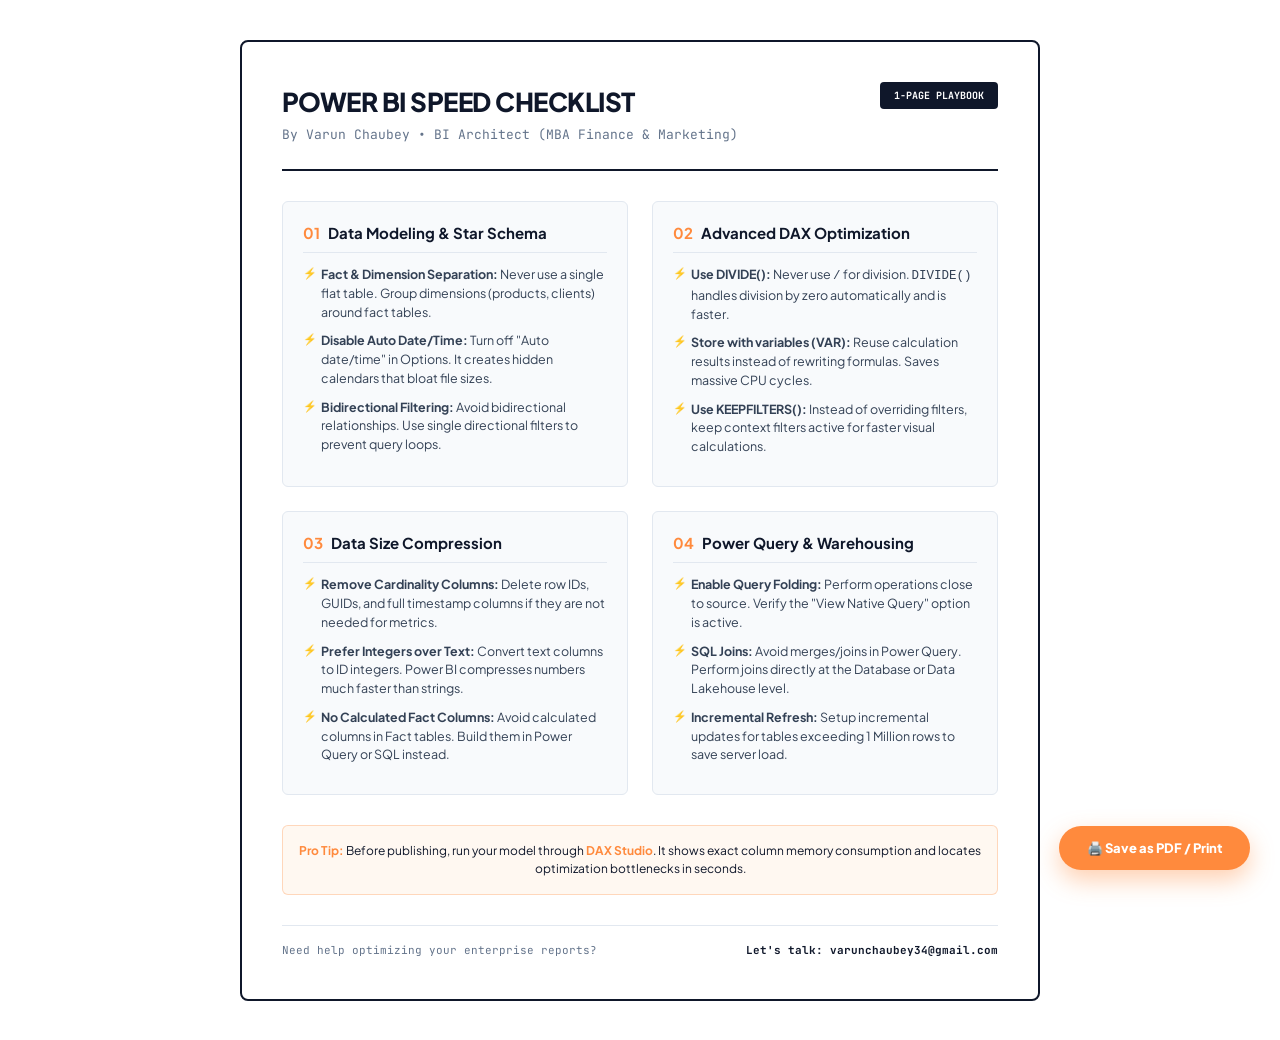
<file: checklist.html>
<!DOCTYPE html>
<html lang="en">
<head>
    <meta charset="UTF-8">
    <meta name="viewport" content="width=device-width, initial-scale=1.0">
    <title>Power BI Performance Checklist | Analyst Varun</title>
    <!-- Google Fonts -->
    <link href="https://fonts.googleapis.com/css2?family=Plus+Jakarta+Sans:wght@500;700;800&family=JetBrains+Mono:wght@500;700&display=swap" rel="stylesheet">
    <style>
        :root {
            --orange: #ff8a3d;
            --dark: #0f172a;
            --gray: #64748b;
            --light-bg: #f8fafc;
            --border: #e2e8f0;
        }
        * { box-sizing: border-box; margin: 0; padding: 0; }
        body {
            font-family: 'Plus Jakarta Sans', sans-serif;
            color: var(--dark);
            background: #fff;
            line-height: 1.5;
            padding: 40px;
        }
        .container {
            max-width: 800px;
            margin: 0 auto;
            border: 2px solid var(--dark);
            padding: 40px;
            border-radius: 8px;
            background: #fff;
            position: relative;
        }
        /* Top Header */
        header {
            border-bottom: 2px solid var(--dark);
            padding-bottom: 24px;
            margin-bottom: 30px;
            display: flex;
            justify-content: space-between;
            align-items: flex-start;
        }
        .logo-area h1 {
            font-size: 26px;
            font-weight: 800;
            letter-spacing: -0.02em;
            text-transform: uppercase;
        }
        .logo-area p {
            font-size: 13px;
            color: var(--gray);
            font-family: 'JetBrains Mono', monospace;
            margin-top: 4px;
        }
        .badge {
            background: var(--dark);
            color: #fff;
            font-family: 'JetBrains Mono', monospace;
            font-size: 10px;
            padding: 6px 14px;
            border-radius: 4px;
            font-weight: 700;
        }
        /* Grid sections */
        .grid {
            display: grid;
            grid-template-columns: 1fr 1fr;
            gap: 24px;
            margin-bottom: 30px;
        }
        .card {
            border: 1px solid var(--border);
            border-radius: 6px;
            padding: 20px;
            background: var(--light-bg);
        }
        .card h2 {
            font-size: 15px;
            font-weight: 700;
            border-bottom: 1px solid var(--border);
            padding-bottom: 8px;
            margin-bottom: 12px;
            display: flex;
            align-items: center;
            gap: 8px;
        }
        .card h2 span {
            color: var(--orange);
        }
        ul { list-style: none; }
        li {
            font-size: 12.5px;
            color: #334155;
            margin-bottom: 10px;
            padding-left: 18px;
            position: relative;
        }
        li::before {
            content: "⚡";
            position: absolute;
            left: 0;
            color: var(--orange);
            font-size: 11px;
        }
        /* Pro Tip Footer inside page */
        .pro-tip {
            background: #fff8f1;
            border: 1px solid rgba(255, 138, 61, 0.3);
            border-radius: 6px;
            padding: 16px;
            font-size: 12px;
            text-align: center;
            margin-bottom: 30px;
        }
        .pro-tip strong {
            color: var(--orange);
        }
        /* Page Footer */
        footer {
            border-top: 1px solid var(--border);
            padding-top: 16px;
            display: flex;
            justify-content: space-between;
            align-items: center;
            font-size: 11px;
            color: var(--gray);
            font-family: 'JetBrains Mono', monospace;
        }
        footer a { color: var(--dark); text-decoration: none; font-weight: 700; }
        
        /* Print Action Button (Invisible during print) */
        .print-btn {
            position: fixed;
            bottom: 30px;
            right: 30px;
            background: var(--orange);
            color: white;
            border: none;
            padding: 14px 28px;
            border-radius: 50px;
            font-family: 'Plus Jakarta Sans', sans-serif;
            font-weight: 800;
            font-size: 13px;
            cursor: pointer;
            box-shadow: 0 10px 25px rgba(255, 138, 61, 0.4);
            display: flex;
            align-items: center;
            gap: 8px;
            z-index: 100;
        }
        .print-btn:hover {
            transform: translateY(-2px);
            box-shadow: 0 12px 30px rgba(255, 138, 61, 0.5);
        }
        @media print {
            .print-btn { display: none; }
            body { padding: 0; }
            .container { border: none; padding: 0; }
        }
    </style>
</head>
<body>

    <button class="print-btn" onclick="window.print()">
        🖨️ Save as PDF / Print
    </button>

    <div class="container">
        <header>
            <div class="logo-area">
                <h1>Power BI Speed Checklist</h1>
                <p>By Varun Chaubey • BI Architect (MBA Finance & Marketing)</p>
            </div>
            <span class="badge">1-PAGE PLAYBOOK</span>
        </header>

        <div class="grid">
            <!-- 1. Star Schema & Data Modeling -->
            <div class="card">
                <h2><span>01</span> Data Modeling & Star Schema</h2>
                <ul>
                    <li><strong>Fact & Dimension Separation:</strong> Never use a single flat table. Group dimensions (products, clients) around fact tables.</li>
                    <li><strong>Disable Auto Date/Time:</strong> Turn off "Auto date/time" in Options. It creates hidden calendars that bloat file sizes.</li>
                    <li><strong>Bidirectional Filtering:</strong> Avoid bidirectional relationships. Use single directional filters to prevent query loops.</li>
                </ul>
            </div>

            <!-- 2. DAX Tuning & Logic -->
            <div class="card">
                <h2><span>02</span> Advanced DAX Optimization</h2>
                <ul>
                    <li><strong>Use DIVIDE():</strong> Never use <code>/</code> for division. <code>DIVIDE()</code> handles division by zero automatically and is faster.</li>
                    <li><strong>Store with variables (VAR):</strong> Reuse calculation results instead of rewriting formulas. Saves massive CPU cycles.</li>
                    <li><strong>Use KEEPFILTERS():</strong> Instead of overriding filters, keep context filters active for faster visual calculations.</li>
                </ul>
            </div>

            <!-- 3. Memory & Column Reduction -->
            <div class="card">
                <h2><span>03</span> Data Size Compression</h2>
                <ul>
                    <li><strong>Remove Cardinality Columns:</strong> Delete row IDs, GUIDs, and full timestamp columns if they are not needed for metrics.</li>
                    <li><strong>Prefer Integers over Text:</strong> Convert text columns to ID integers. Power BI compresses numbers much faster than strings.</li>
                    <li><strong>No Calculated Fact Columns:</strong> Avoid calculated columns in Fact tables. Build them in Power Query or SQL instead.</li>
                </ul>
            </div>

            <!-- 4. Query Folding & ETL -->
            <div class="card">
                <h2><span>04</span> Power Query & Warehousing</h2>
                <ul>
                    <li><strong>Enable Query Folding:</strong> Perform operations close to source. Verify the "View Native Query" option is active.</li>
                    <li><strong>SQL Joins:</strong> Avoid merges/joins in Power Query. Perform joins directly at the Database or Data Lakehouse level.</li>
                    <li><strong>Incremental Refresh:</strong> Setup incremental updates for tables exceeding 1 Million rows to save server load.</li>
                </ul>
            </div>
        </div>

        <div class="pro-tip">
            <strong>Pro Tip:</strong> Before publishing, run your model through <strong>DAX Studio</strong>. It shows exact column memory consumption and locates optimization bottlenecks in seconds.
        </div>

        <footer>
            <span>Need help optimizing your enterprise reports?</span>
            <a href="mailto:varunchaubey34@gmail.com">Let's talk: varunchaubey34@gmail.com</a>
        </footer>
    </div>

</body>
</html>
</file>
